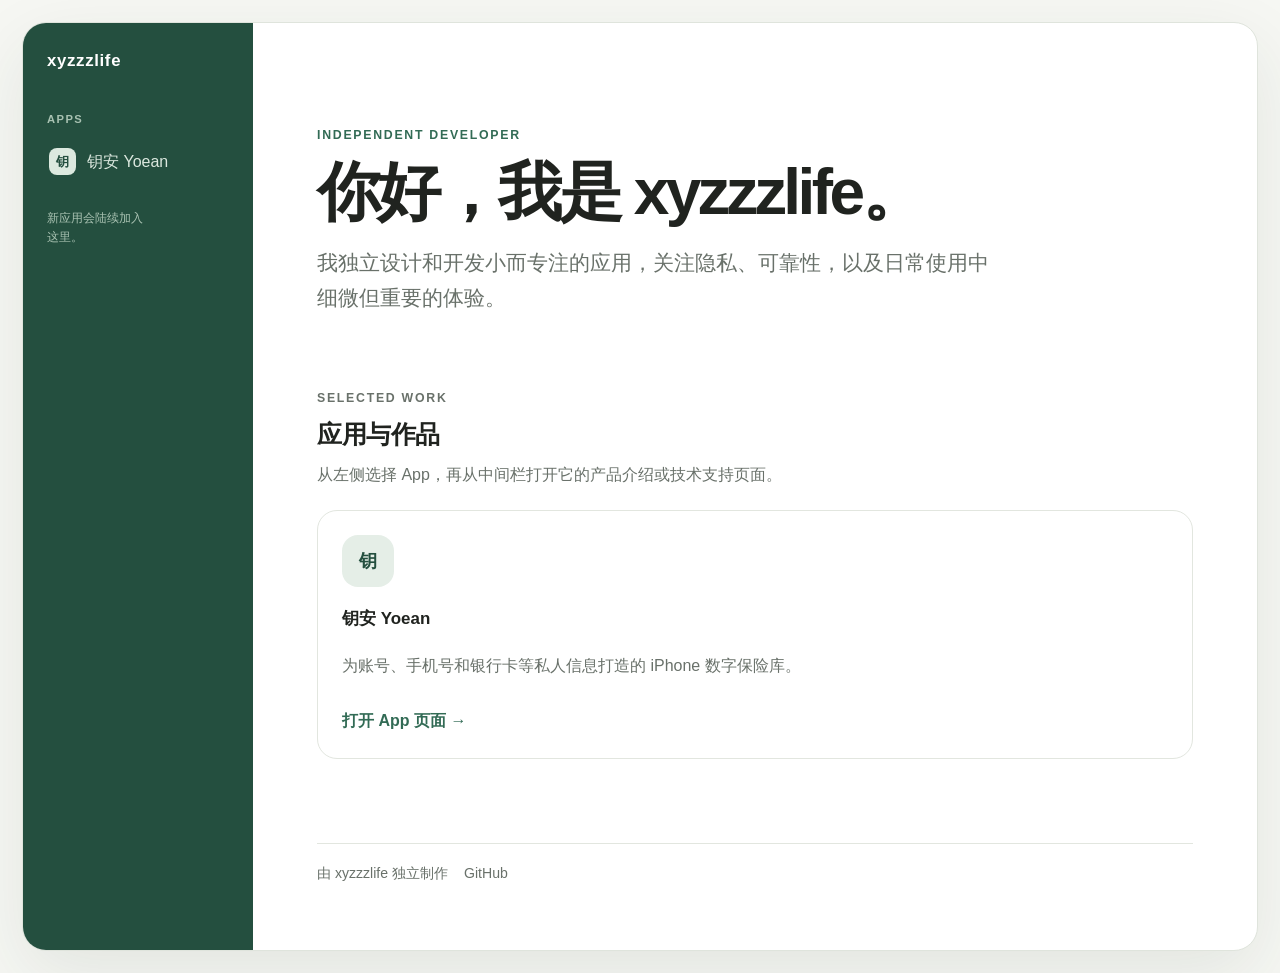
<file: index.html>
<!doctype html>
<html lang="zh-CN">
<head>
  <meta charset="utf-8">
  <meta name="viewport" content="width=device-width, initial-scale=1">
  <meta name="theme-color" content="#f6f7f3">
  <meta name="description" content="xyzzzlife 的个人开发者主页，记录独立开发的应用与项目。">
  <title>xyzzzlife — 独立开发者</title>
  <link rel="stylesheet" href="assets/site.css">
</head>
<body>
  <div class="site-frame home-frame">
    <aside class="app-sidebar" aria-label="开发者与应用">
      <a class="brand-mark" href="./">xyzzzlife</a>
      <div>
        <p class="side-label">Apps</p>
        <nav class="app-list" aria-label="应用列表">
          <a class="app-link" href="yoean/"><span class="app-glyph" aria-hidden="true">钥</span><span>钥安 Yoean</span></a>
        </nav>
        <p class="soon">新应用会陆续加入<br>这里。</p>
      </div>
    </aside>
    <main class="content-pane">
      <section class="hero">
        <p class="panel-kicker">Independent developer</p>
        <h1>你好，我是 xyzzzlife。</h1>
        <p class="lead">我独立设计和开发小而专注的应用，关注隐私、可靠性，以及日常使用中细微但重要的体验。</p>
      </section>
      <section class="section">
        <div class="section-heading"><p class="panel-kicker">Selected work</p><h2>应用与作品</h2><p>从左侧选择 App，再从中间栏打开它的产品介绍或技术支持页面。</p></div>
        <article class="card app-card">
          <div class="app-icon" aria-hidden="true">钥</div>
          <h3>钥安 Yoean</h3>
          <p>为账号、手机号和银行卡等私人信息打造的 iPhone 数字保险库。</p>
          <a class="text-link" href="yoean/">打开 App 页面 →</a>
        </article>
      </section>
      <footer class="content-footer"><span>由 xyzzzlife 独立制作</span><a href="https://github.com/xyzzzlife">GitHub</a></footer>
    </main>
  </div>
</body>
</html>
</file>
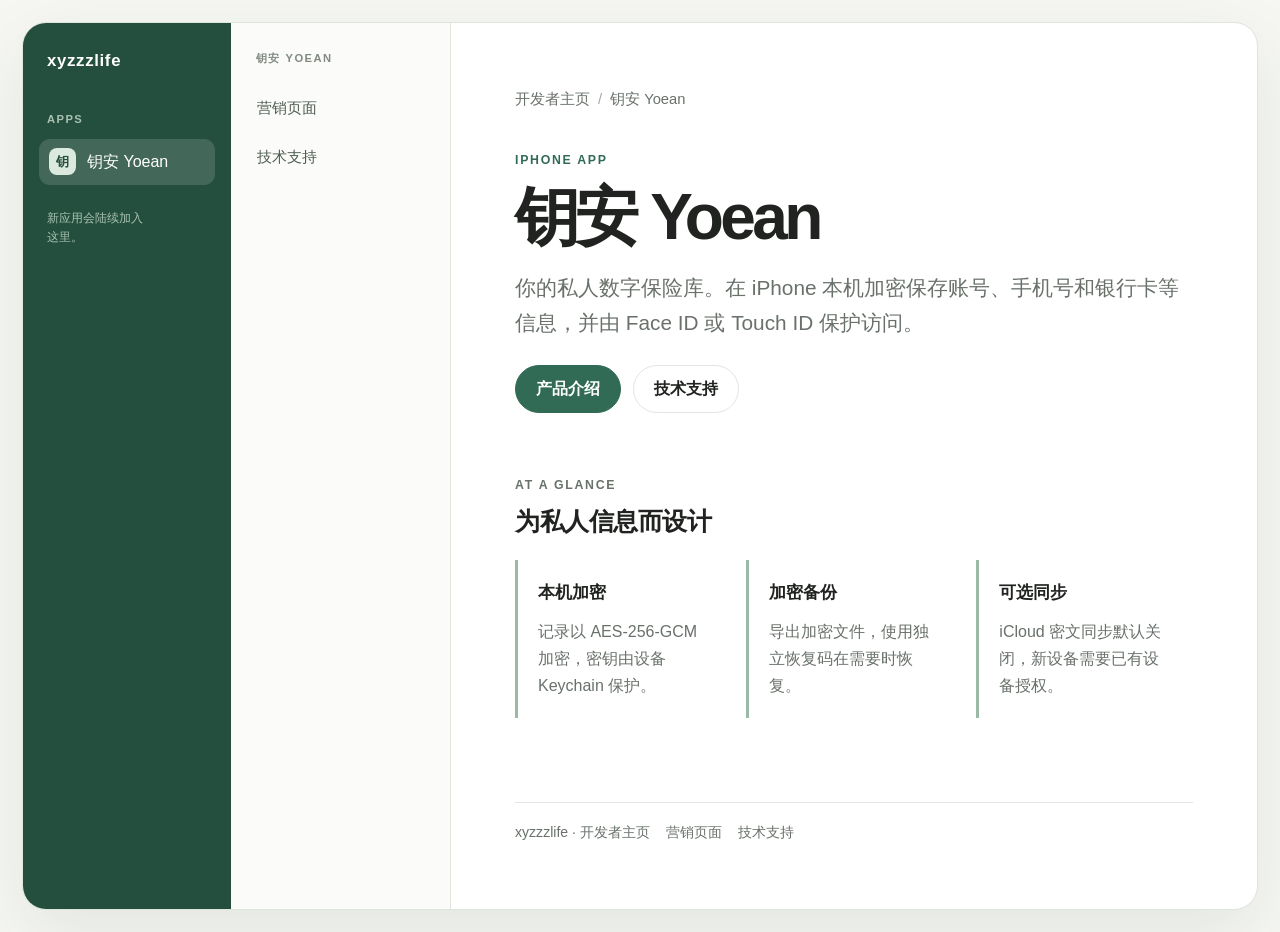
<file: yoean/index.html>
<!doctype html>
<html lang="zh-CN">
<head>
  <meta charset="utf-8">
  <meta name="viewport" content="width=device-width, initial-scale=1">
  <meta name="theme-color" content="#f6f7f3">
  <meta name="description" content="钥安 Yoean：在 iPhone 上加密保存账号、手机号和银行卡等私人信息。">
  <title>钥安 Yoean — App 主页</title>
  <link rel="stylesheet" href="../assets/site.css">
</head>
<body>
  <div class="site-frame">
    <aside class="app-sidebar" aria-label="开发者与应用">
      <a class="brand-mark" href="../">xyzzzlife</a>
      <div><p class="side-label">Apps</p><nav class="app-list" aria-label="应用列表">
        <a class="app-link" href="./" aria-current="page"><span class="app-glyph" aria-hidden="true">钥</span><span>钥安 Yoean</span></a>
      </nav><p class="soon">新应用会陆续加入<br>这里。</p></div>
    </aside>
    <nav class="page-pane" aria-label="钥安页面">
      <p class="pane-label">钥安 Yoean</p>
      <div class="page-menu">
        <a class="page-link" href="marketing/">营销页面</a>
        <a class="page-link" href="support/">技术支持</a>
      </div>
    </nav>
    <main class="content-pane">
      <nav class="breadcrumb" aria-label="面包屑"><a href="../">开发者主页</a><span>/</span>钥安 Yoean</nav>
      <section class="hero">
        <p class="panel-kicker">iPhone App</p>
        <h1>钥安 Yoean</h1>
        <p class="lead">你的私人数字保险库。在 iPhone 本机加密保存账号、手机号和银行卡等信息，并由 Face ID 或 Touch ID 保护访问。</p>
        <div class="actions"><a class="button primary" href="marketing/">产品介绍</a><a class="button" href="support/">技术支持</a></div>
      </section>
      <section class="section">
        <div class="section-heading"><p class="panel-kicker">At a glance</p><h2>为私人信息而设计</h2></div>
        <div class="feature-list">
          <article class="feature"><h3>本机加密</h3><p>记录以 AES-256-GCM 加密，密钥由设备 Keychain 保护。</p></article>
          <article class="feature"><h3>加密备份</h3><p>导出加密文件，使用独立恢复码在需要时恢复。</p></article>
          <article class="feature"><h3>可选同步</h3><p>iCloud 密文同步默认关闭，新设备需要已有设备授权。</p></article>
        </div>
      </section>
      <footer class="content-footer"><a href="../">xyzzzlife · 开发者主页</a><a href="marketing/">营销页面</a><a href="support/">技术支持</a></footer>
    </main>
  </div>
</body>
</html>
</file>
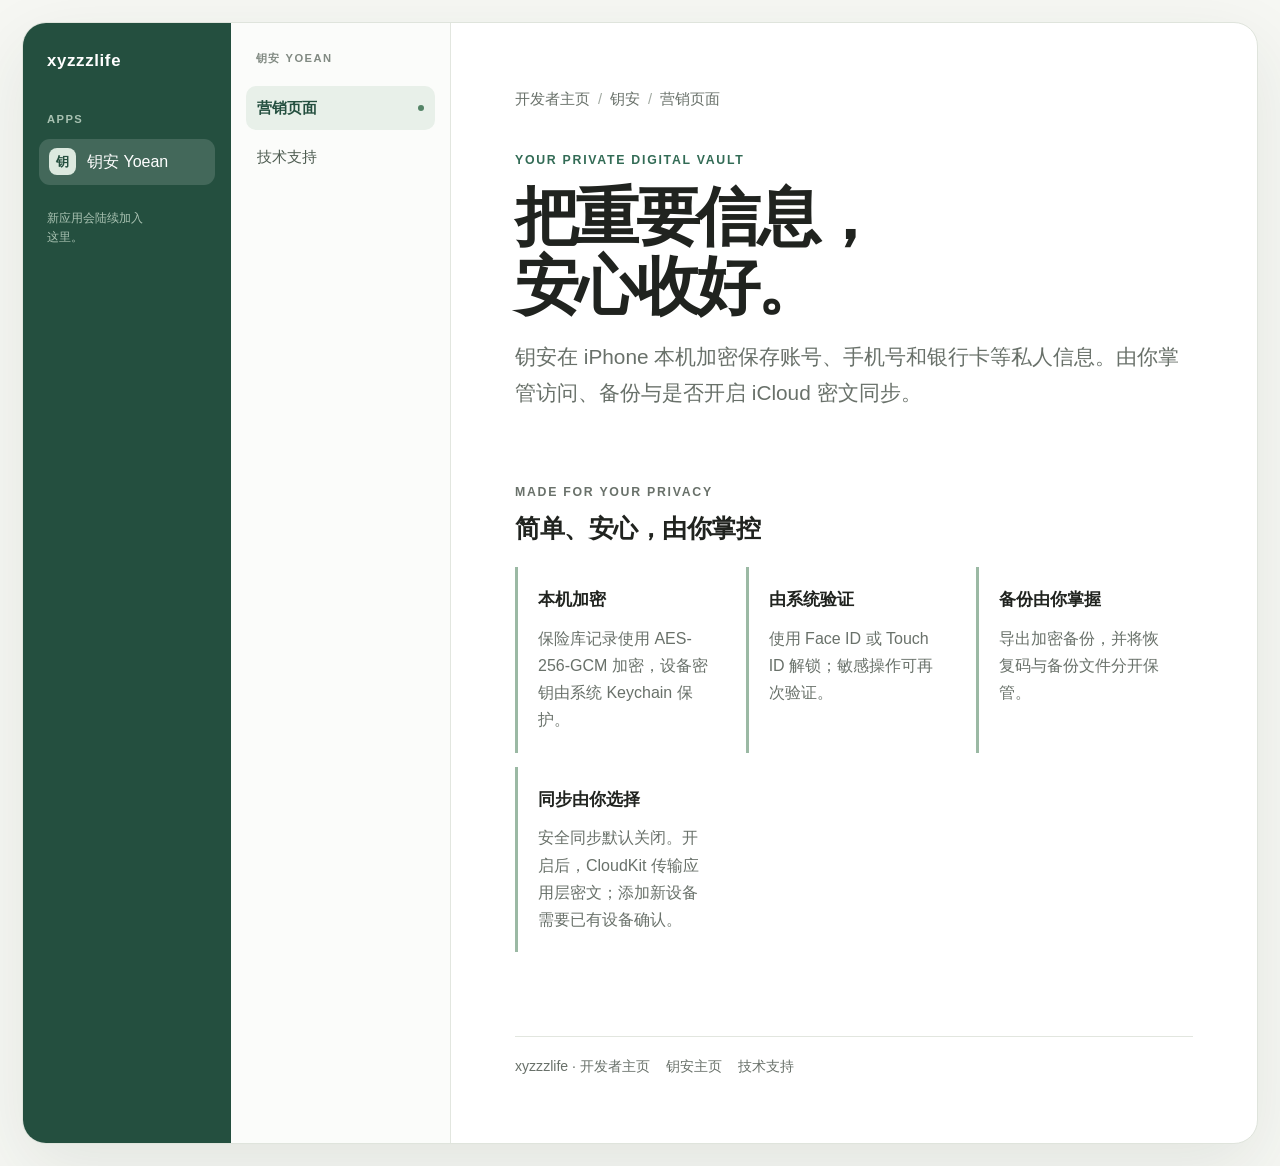
<file: yoean/marketing/index.html>
<!doctype html>
<html lang="zh-CN">
<head>
  <meta charset="utf-8">
  <meta name="viewport" content="width=device-width, initial-scale=1">
  <meta name="theme-color" content="#f6f7f3">
  <meta name="description" content="了解钥安 Yoean：一款注重隐私与安全的 iPhone 本机数字保险库。">
  <title>营销页面 — 钥安 Yoean</title>
  <link rel="stylesheet" href="../../assets/site.css">
</head>
<body>
  <div class="site-frame">
    <aside class="app-sidebar" aria-label="开发者与应用">
      <a class="brand-mark" href="../../">xyzzzlife</a>
      <div><p class="side-label">Apps</p><nav class="app-list" aria-label="应用列表">
        <a class="app-link" href="../" aria-current="page"><span class="app-glyph" aria-hidden="true">钥</span><span>钥安 Yoean</span></a>
      </nav><p class="soon">新应用会陆续加入<br>这里。</p></div>
    </aside>
    <nav class="page-pane" aria-label="钥安页面">
      <p class="pane-label">钥安 Yoean</p>
      <div class="page-menu">
        <a class="page-link" href="./" aria-current="page">营销页面</a>
        <a class="page-link" href="../support/">技术支持</a>
      </div>
    </nav>
    <main class="content-pane">
      <nav class="breadcrumb" aria-label="面包屑"><a href="../../">开发者主页</a><span>/</span><a href="../">钥安</a><span>/</span>营销页面</nav>
      <section class="hero">
        <p class="panel-kicker">Your private digital vault</p>
        <h1>把重要信息，<br>安心收好。</h1>
        <p class="lead">钥安在 iPhone 本机加密保存账号、手机号和银行卡等私人信息。由你掌管访问、备份与是否开启 iCloud 密文同步。</p>
      </section>
      <section class="section">
        <div class="section-heading"><p class="panel-kicker">Made for your privacy</p><h2>简单、安心，由你掌控</h2></div>
        <div class="feature-list">
          <article class="feature"><h3>本机加密</h3><p>保险库记录使用 AES-256-GCM 加密，设备密钥由系统 Keychain 保护。</p></article>
          <article class="feature"><h3>由系统验证</h3><p>使用 Face ID 或 Touch ID 解锁；敏感操作可再次验证。</p></article>
          <article class="feature"><h3>备份由你掌握</h3><p>导出加密备份，并将恢复码与备份文件分开保管。</p></article>
          <article class="feature"><h3>同步由你选择</h3><p>安全同步默认关闭。开启后，CloudKit 传输应用层密文；添加新设备需要已有设备确认。</p></article>
        </div>
      </section>
      <footer class="content-footer"><a href="../../">xyzzzlife · 开发者主页</a><a href="../">钥安主页</a><a href="../support/">技术支持</a></footer>
    </main>
  </div>
</body>
</html>
</file>
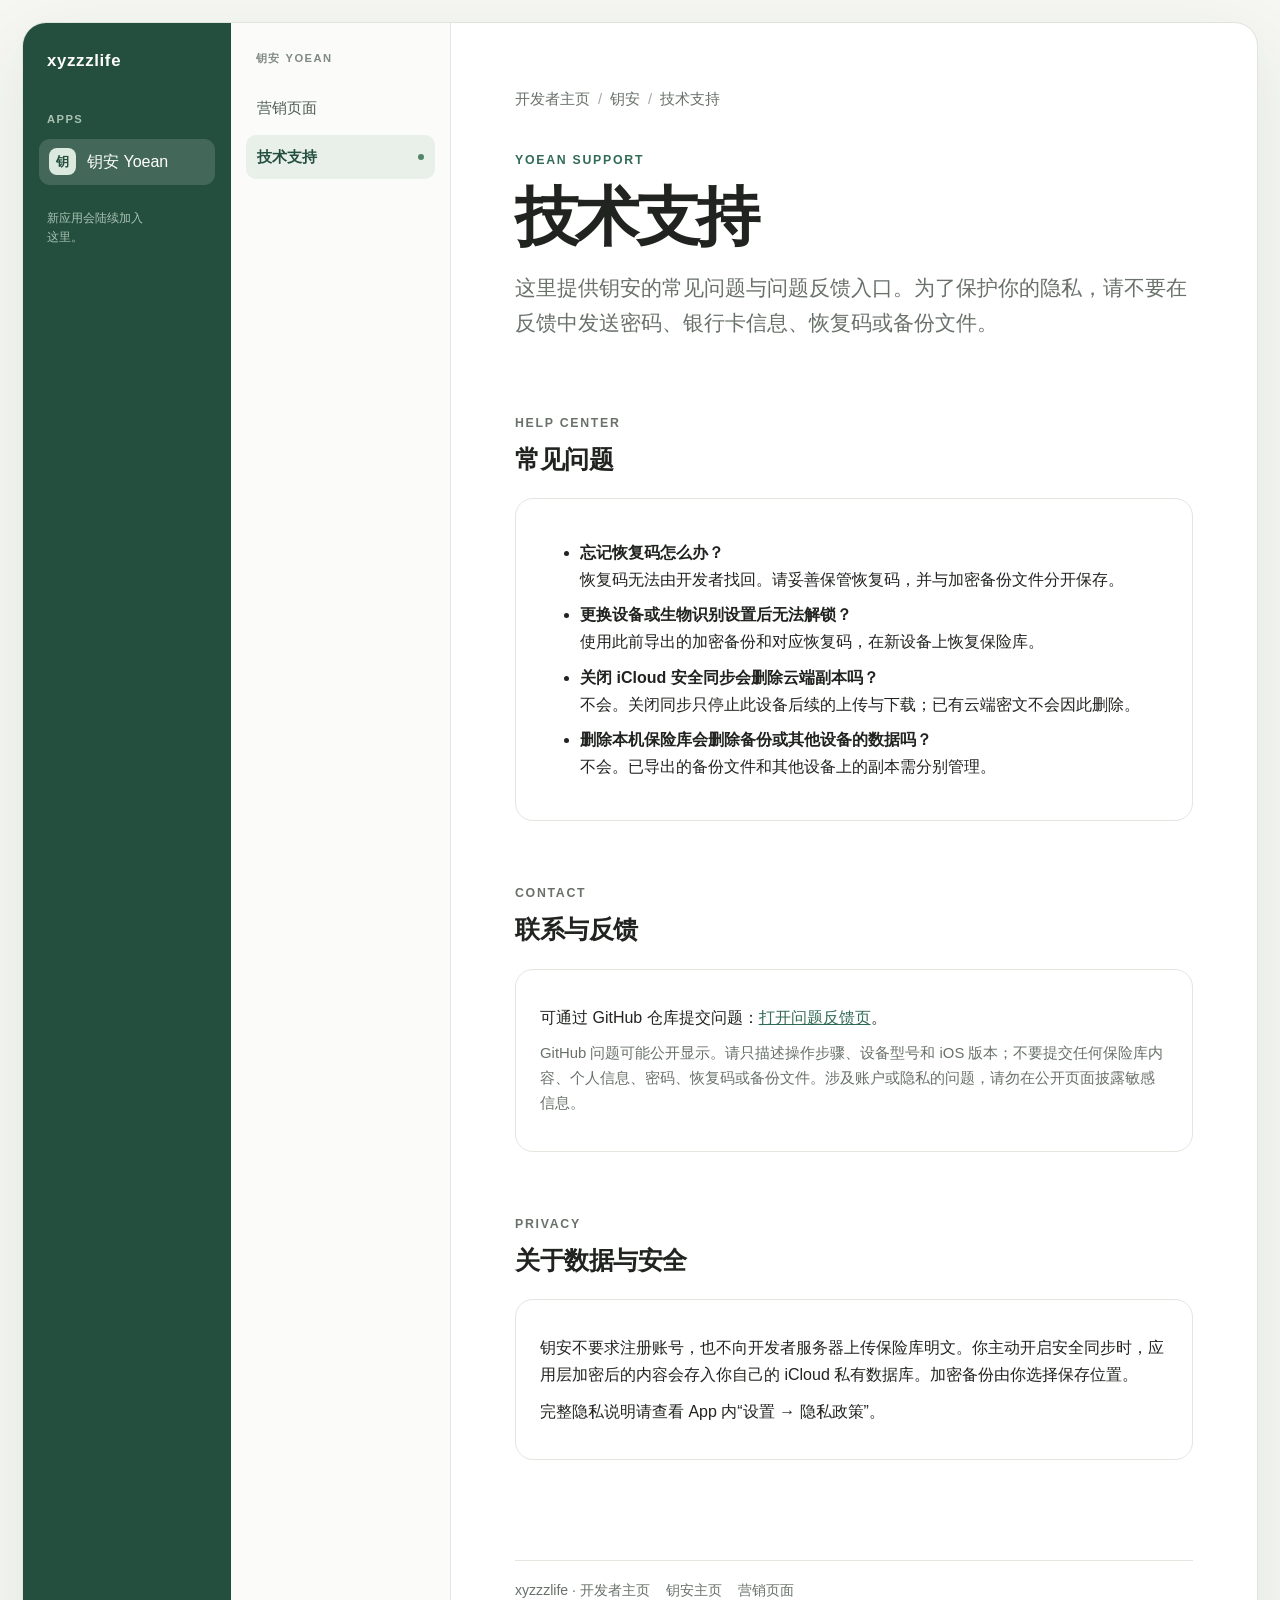
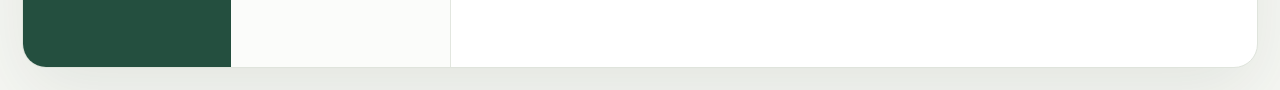
<file: yoean/support/index.html>
<!doctype html>
<html lang="zh-CN">
<head>
  <meta charset="utf-8">
  <meta name="viewport" content="width=device-width, initial-scale=1">
  <meta name="theme-color" content="#f6f7f3">
  <meta name="description" content="钥安 Yoean 技术支持、常见问题与问题反馈方式。">
  <title>技术支持 — 钥安 Yoean</title>
  <link rel="stylesheet" href="../../assets/site.css">
</head>
<body>
  <div class="site-frame">
    <aside class="app-sidebar" aria-label="开发者与应用">
      <a class="brand-mark" href="../../">xyzzzlife</a>
      <div><p class="side-label">Apps</p><nav class="app-list" aria-label="应用列表">
        <a class="app-link" href="../" aria-current="page"><span class="app-glyph" aria-hidden="true">钥</span><span>钥安 Yoean</span></a>
      </nav><p class="soon">新应用会陆续加入<br>这里。</p></div>
    </aside>
    <nav class="page-pane" aria-label="钥安页面">
      <p class="pane-label">钥安 Yoean</p>
      <div class="page-menu">
        <a class="page-link" href="../marketing/">营销页面</a>
        <a class="page-link" href="./" aria-current="page">技术支持</a>
      </div>
    </nav>
    <main class="content-pane">
      <nav class="breadcrumb" aria-label="面包屑"><a href="../../">开发者主页</a><span>/</span><a href="../">钥安</a><span>/</span>技术支持</nav>
      <section class="hero">
        <p class="panel-kicker">Yoean Support</p>
        <h1>技术支持</h1>
        <p class="lead">这里提供钥安的常见问题与问题反馈入口。为了保护你的隐私，请不要在反馈中发送密码、银行卡信息、恢复码或备份文件。</p>
      </section>
      <section class="section">
        <div class="section-heading"><p class="panel-kicker">Help center</p><h2>常见问题</h2></div>
        <div class="content-card">
          <ul>
            <li><strong>忘记恢复码怎么办？</strong><br>恢复码无法由开发者找回。请妥善保管恢复码，并与加密备份文件分开保存。</li>
            <li><strong>更换设备或生物识别设置后无法解锁？</strong><br>使用此前导出的加密备份和对应恢复码，在新设备上恢复保险库。</li>
            <li><strong>关闭 iCloud 安全同步会删除云端副本吗？</strong><br>不会。关闭同步只停止此设备后续的上传与下载；已有云端密文不会因此删除。</li>
            <li><strong>删除本机保险库会删除备份或其他设备的数据吗？</strong><br>不会。已导出的备份文件和其他设备上的副本需分别管理。</li>
          </ul>
        </div>
      </section>
      <section class="section">
        <div class="section-heading"><p class="panel-kicker">Contact</p><h2>联系与反馈</h2></div>
        <div class="content-card">
          <p>可通过 GitHub 仓库提交问题：<a href="https://github.com/xyzzzlife/xyzzzlife.github.io/issues">打开问题反馈页</a>。</p>
          <p class="notice">GitHub 问题可能公开显示。请只描述操作步骤、设备型号和 iOS 版本；不要提交任何保险库内容、个人信息、密码、恢复码或备份文件。涉及账户或隐私的问题，请勿在公开页面披露敏感信息。</p>
        </div>
      </section>
      <section class="section">
        <div class="section-heading"><p class="panel-kicker">Privacy</p><h2>关于数据与安全</h2></div>
        <div class="content-card">
          <p>钥安不要求注册账号，也不向开发者服务器上传保险库明文。你主动开启安全同步时，应用层加密后的内容会存入你自己的 iCloud 私有数据库。加密备份由你选择保存位置。</p>
          <p>完整隐私说明请查看 App 内“设置 → 隐私政策”。</p>
        </div>
      </section>
      <footer class="content-footer"><a href="../../">xyzzzlife · 开发者主页</a><a href="../">钥安主页</a><a href="../marketing/">营销页面</a></footer>
    </main>
  </div>
</body>
</html>
</file>
<file: assets/site.css>
:root { color-scheme: light; --ink: #20231f; --muted: #69716a; --green: #326b55; --green-dark: #244f3f; --paper: #f6f7f3; --line: #e2e6df; --surface: #fff; font-family: -apple-system, BlinkMacSystemFont, "Segoe UI", sans-serif; }
* { box-sizing: border-box; }
body { margin: 0; background: var(--paper); color: var(--ink); font-size: 16px; line-height: 1.7; }
a { color: var(--green); }
.wrap { width: min(100% - 40px, 1040px); margin-inline: auto; }
.narrow { max-width: 760px; }
.site-header { padding: 22px 0; }
.brand { color: var(--ink); font-weight: 750; letter-spacing: .01em; text-decoration: none; }
.nav { display: flex; flex-wrap: wrap; align-items: center; gap: 18px; }
.nav a { color: var(--muted); text-decoration: none; }
.nav a:hover, .text-link:hover { color: var(--green-dark); }
.header-row { display: flex; flex-wrap: wrap; align-items: center; justify-content: space-between; gap: 14px; }
.hero { padding: clamp(64px, 11vw, 126px) 0 76px; }
.hero.compact { padding: 48px 0; }
.eyebrow { color: var(--green); font-size: .84rem; font-weight: 750; letter-spacing: .12em; text-transform: uppercase; }
h1 { max-width: 820px; margin: 12px 0 18px; font-size: clamp(2.5rem, 7.8vw, 5rem); line-height: 1.08; letter-spacing: -.055em; }
h2 { margin: 0 0 10px; font-size: clamp(1.2rem, 3vw, 1.55rem); letter-spacing: -.02em; line-height: 1.3; }
h3 { margin: 0 0 8px; font-size: 1.06rem; }
p { margin: 10px 0; }
.lead { max-width: 680px; color: var(--muted); font-size: clamp(1.08rem, 2.5vw, 1.3rem); }
.section { padding: 0 0 76px; }
.section-heading { margin-bottom: 22px; }
.section-heading p, .muted { color: var(--muted); }
.grid { display: grid; grid-template-columns: repeat(auto-fit, minmax(min(100%, 245px), 1fr)); gap: 16px; }
.card { padding: 24px; border: 1px solid var(--line); border-radius: 20px; background: var(--surface); }
.card p { color: var(--muted); }
.app-card { display: flex; flex-direction: column; align-items: flex-start; min-height: 225px; }
.app-icon { display: grid; width: 52px; height: 52px; margin-bottom: 18px; place-items: center; border-radius: 16px; background: #e5eee7; color: var(--green-dark); font-size: 1.15rem; font-weight: 800; }
.app-card .text-link { margin-top: auto; padding-top: 18px; font-weight: 700; text-decoration: none; }
.actions { display: flex; flex-wrap: wrap; gap: 12px; margin-top: 24px; }
.button { display: inline-flex; min-height: 48px; align-items: center; justify-content: center; padding: 0 20px; border: 1px solid var(--line); border-radius: 999px; background: var(--surface); color: var(--ink); font-weight: 700; text-decoration: none; }
.button.primary { border-color: var(--green); background: var(--green); color: white; }
.button:hover { border-color: var(--green); }
.feature-list { display: grid; grid-template-columns: repeat(auto-fit, minmax(min(100%, 210px), 1fr)); gap: 14px; }
.feature { padding: 19px 20px; border-left: 3px solid #9bb9a4; background: rgba(255,255,255,.72); }
.feature p { margin-bottom: 0; color: var(--muted); }
.breadcrumb { padding-top: 16px; color: var(--muted); font-size: .92rem; }
.breadcrumb a { color: var(--muted); text-decoration: none; }
.breadcrumb span { margin: 0 8px; color: #a2aaa2; }
.content-card { margin: 22px 0; padding: 24px; border: 1px solid var(--line); border-radius: 18px; background: var(--surface); }
.content-card li { margin: 8px 0; }
.notice { color: var(--muted); font-size: .93rem; }
.site-footer { padding: 24px 0 36px; border-top: 1px solid var(--line); color: var(--muted); font-size: .92rem; }
.footer-row { display: flex; flex-wrap: wrap; align-items: center; justify-content: space-between; gap: 12px; }
.footer-links { display: flex; flex-wrap: wrap; gap: 16px; }
.footer-links a { color: var(--muted); text-decoration: none; }
@media (max-width: 560px) { .wrap { width: min(100% - 32px, 1040px); } .card, .content-card { padding: 20px; } .section { padding-bottom: 56px; } }

body { min-height: 100vh; padding: 22px; }
.site-frame { display: grid; grid-template-columns: 208px 220px minmax(0, 1fr); width: min(100%, 1480px); min-height: calc(100vh - 44px); margin: 0 auto; overflow: hidden; border: 1px solid #dfe4dc; border-radius: 24px; background: #fff; box-shadow: 0 24px 72px rgba(34, 52, 40, .09); }
.home-frame { grid-template-columns: 230px minmax(0, 1fr); }
.app-sidebar { padding: 24px 16px; background: #244f3f; color: #f6f8f4; }
.brand-mark { display: inline-flex; margin: 0 8px 34px; color: #fff; font-size: 1.05rem; font-weight: 780; letter-spacing: .04em; text-decoration: none; }
.side-label, .pane-label { margin: 0 8px 10px; color: #a9c2b2; font-size: .7rem; font-weight: 750; letter-spacing: .13em; text-transform: uppercase; }
.app-list { display: grid; gap: 5px; }
.app-link { display: flex; min-height: 46px; align-items: center; gap: 11px; padding: 8px 10px; border-radius: 11px; color: #dce8df; text-decoration: none; transition: background-color 140ms ease-out, color 140ms ease-out; }
.app-link[aria-current="page"] { background: rgba(255,255,255,.14); color: #fff; }
.app-link:hover { background: rgba(255,255,255,.1); color: #fff; }
.app-glyph { display: grid; width: 27px; height: 27px; flex: 0 0 27px; place-items: center; border-radius: 8px; background: #dce9df; color: #244f3f; font-size: .8rem; font-weight: 800; }
.soon { margin: 24px 8px 0; color: #a9c2b2; font-size: .78rem; line-height: 1.55; }
.page-pane { padding: 26px 15px; border-right: 1px solid var(--line); background: #fbfcfa; }
.page-pane .pane-label { margin: 0 10px 18px; color: #818a82; }
.page-menu { display: grid; gap: 5px; }
.page-link { display: flex; min-height: 44px; align-items: center; justify-content: space-between; gap: 8px; padding: 9px 11px; border-radius: 10px; color: #4f5d52; font-size: .91rem; text-decoration: none; transition: background-color 140ms ease-out, color 140ms ease-out; }
.page-link:hover { background: #eff4ef; color: var(--green-dark); }
.page-link[aria-current="page"] { background: #e8f0e9; color: var(--green-dark); font-weight: 720; }
.page-link[aria-current="page"]::after { width: 6px; height: 6px; border-radius: 50%; background: #548467; content: ""; }
.content-pane { min-width: 0; padding: clamp(24px, 5vw, 64px); }
.content-pane h1 { font-size: clamp(2.25rem, 5vw, 4.5rem); }
.content-pane .hero { padding: 28px 0 52px; }
.content-pane .section { padding-bottom: 36px; }
.content-pane .breadcrumb { padding-top: 0; }
.content-pane .content-card { margin: 16px 0; }
.panel-kicker { color: var(--green); font-size: .77rem; font-weight: 760; letter-spacing: .14em; text-transform: uppercase; }
.developer-note { max-width: 650px; color: var(--muted); }
.content-footer { display: flex; flex-wrap: wrap; gap: 16px; margin-top: 48px; padding-top: 18px; border-top: 1px solid var(--line); color: var(--muted); font-size: .88rem; }
.content-footer a { color: var(--muted); text-decoration: none; }
a:focus-visible { outline: 3px solid #a3c5a9; outline-offset: 3px; }
.app-link:active, .page-link:active, .button:active { transform: scale(.98); }

@media (max-width: 860px) {
  body { padding: 14px; }
  .site-frame { grid-template-columns: 176px 190px minmax(0, 1fr); min-height: calc(100vh - 28px); }
  .home-frame { grid-template-columns: 196px minmax(0, 1fr); }
  .content-pane { padding: 30px 24px; }
}
@media (max-width: 700px) {
  body { padding: 0; }
  .site-frame { display: flex; min-height: 100vh; flex-direction: column; border: 0; border-radius: 0; box-shadow: none; }
  .app-sidebar { display: flex; align-items: center; justify-content: space-between; gap: 18px; padding: 14px 18px; }
  .brand-mark { flex: 0 0 auto; margin: 0; }
  .side-label, .soon { display: none; }
  .app-list { display: flex; flex-wrap: wrap; justify-content: flex-end; }
  .app-link { min-height: 40px; padding: 6px 9px; font-size: .88rem; }
  .app-glyph { width: 24px; height: 24px; flex-basis: 24px; }
  .page-pane { padding: 12px 14px; border-right: 0; border-bottom: 1px solid var(--line); }
  .page-pane .pane-label { margin: 0 8px 7px; }
  .page-menu { display: flex; flex-wrap: wrap; gap: 4px; }
  .page-link { min-height: 40px; }
  .content-pane { padding: 28px 20px 40px; }
  .content-pane .hero { padding: 25px 0 38px; }
}
@media (prefers-reduced-motion: reduce) {
  *, *::before, *::after { scroll-behavior: auto !important; transition-duration: .01ms !important; }
}
</file>
